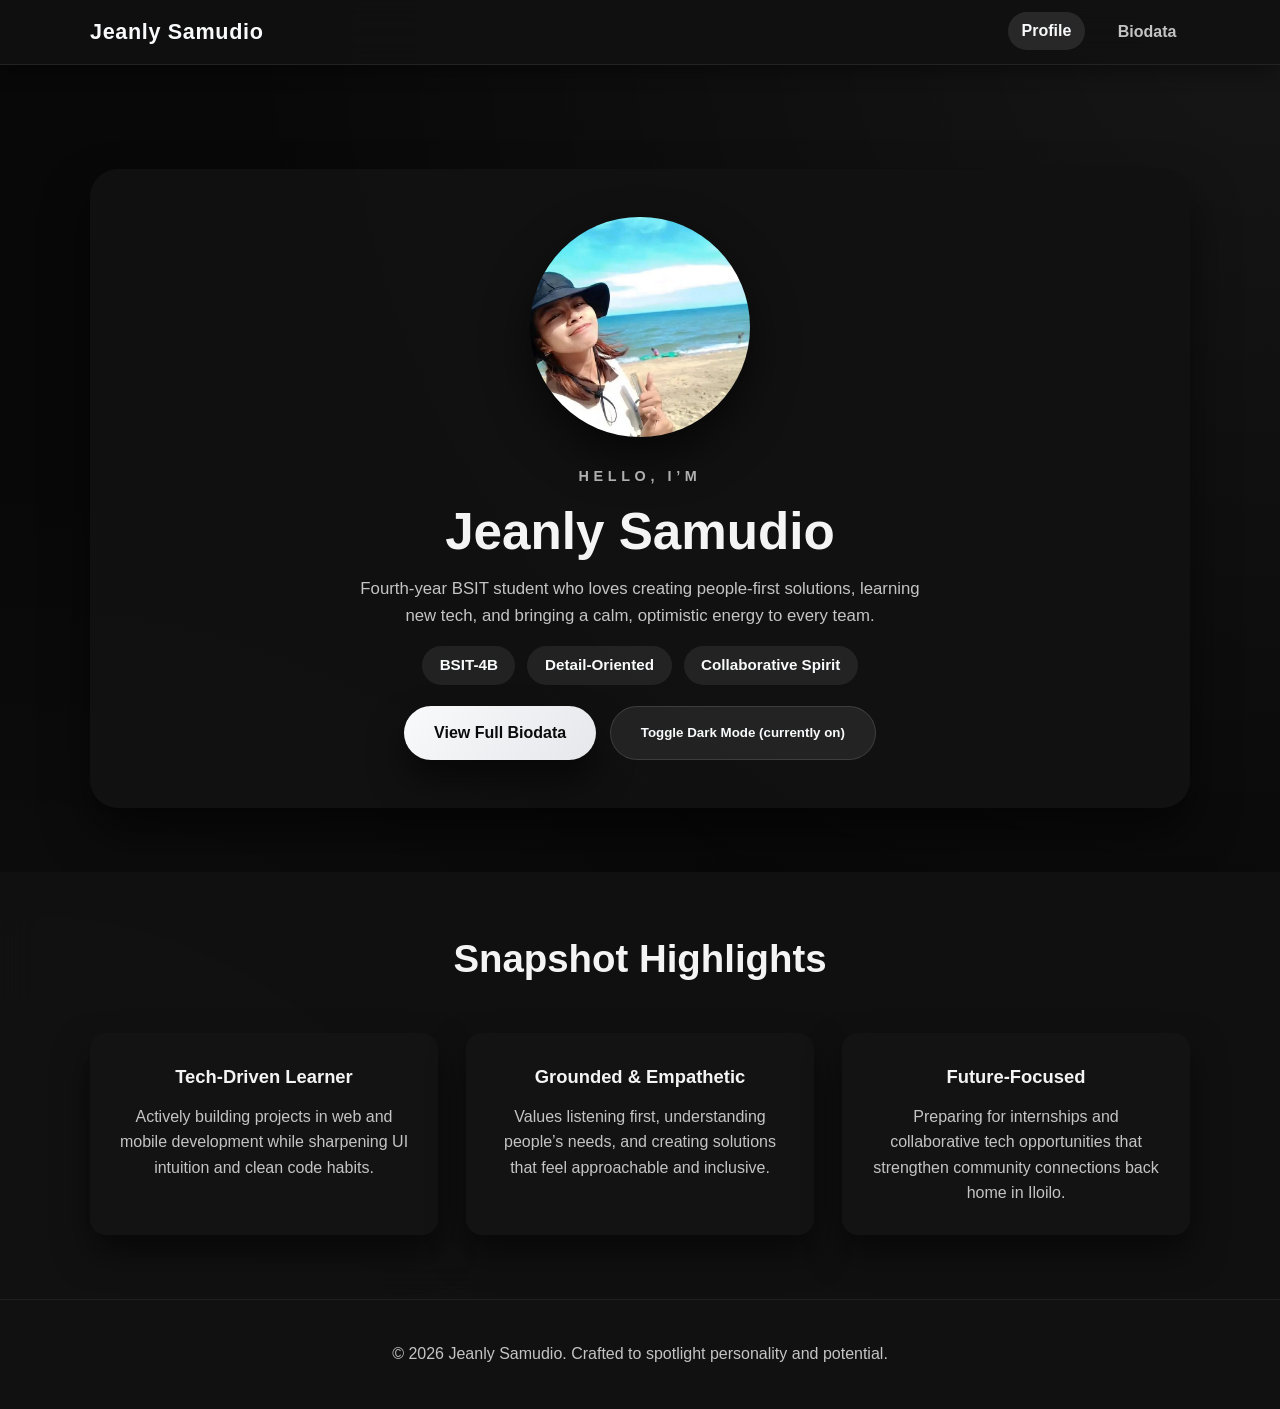
<file: index.html>
<!DOCTYPE html>
<html lang="en">
<head>
  <meta name="google-site-verification" content="QOzg_SL0FiOaFR-SagsLJtSSq1sXL30bAsB3UKo6ovc" />
  <meta charset="UTF-8">
  <meta name="viewport" content="width=device-width, initial-scale=1.0">
  <title>Jeanly Samudio | Profile Snapshot</title>
  <link rel="stylesheet" href="styles.css">
</head>
<body>
  <header class="site-header">
    <div class="container">
      <a class="brand" href="index.html">Jeanly Samudio</a>
      <nav class="site-nav">
        <a href="index.html" class="active">Profile</a>
        <a href="biodata.html">Biodata</a>
      </nav>
    </div>
  </header>

  <main>
    <section class="profile-hero">
      <div class="container">
        <div class="profile-card reveal">
          <div class="profile-image">
            <img src="assets/jeanly-samudio.jpg" alt="Jeanly Samudio smiling at the beach">
          </div>
          <div class="profile-content">
            <span class="greeting">Hello, I’m</span>
            <h1 class="profile-name">Jeanly Samudio</h1>
            <p class="tagline">Fourth-year BSIT student who loves creating people-first solutions, learning new tech, and bringing a calm, optimistic energy to every team.</p>
            <div class="badge-row">
              <span class="badge">BSIT-4B</span>
              <span class="badge">Detail-Oriented</span>
              <span class="badge">Collaborative Spirit</span>
            </div>
            <div class="cta-row">
              <a class="cta" href="biodata.html">View Full Biodata</a>
              <button class="ghost-btn" id="toggleTheme" type="button">Toggle Dark Mode</button>
            </div>
          </div>
        </div>
      </div>
    </section>

    <section class="highlight highlight-profile">
      <div class="container">
        <h2 class="reveal">Snapshot Highlights</h2>
        <div class="feature-grid">
          <article class="reveal" data-delay="50">
            <h3>Tech-Driven Learner</h3>
            <p>Actively building projects in web and mobile development while sharpening UI intuition and clean code habits.</p>
          </article>
          <article class="reveal" data-delay="100">
            <h3>Grounded &amp; Empathetic</h3>
            <p>Values listening first, understanding people’s needs, and creating solutions that feel approachable and inclusive.</p>
          </article>
          <article class="reveal" data-delay="150">
            <h3>Future-Focused</h3>
            <p>Preparing for internships and collaborative tech opportunities that strengthen community connections back home in Iloilo.</p>
          </article>
        </div>
      </div>
    </section>
  </main>

  <footer class="site-footer">
    <div class="container">
      <p>&copy; <span id="year"></span> Jeanly Samudio. Crafted to spotlight personality and potential.</p>
    </div>
  </footer>

  <script>
    document.getElementById("year").textContent = new Date().getFullYear();

    const THEME_STORAGE_KEY = "jeanly-theme-preference";
    const toggleThemeButton = document.getElementById("toggleTheme");
    const setTheme = mode => {
      const isLight = mode === "light";
      document.body.classList.toggle("light-theme", isLight);
      document.body.classList.remove("theme-glow");
      if (toggleThemeButton) {
        const label = isLight
          ? "Toggle Dark Mode (currently off)"
          : "Toggle Dark Mode (currently on)";
        toggleThemeButton.textContent = label;
        toggleThemeButton.setAttribute("aria-pressed", (!isLight).toString());
      }
      try {
        localStorage.setItem(THEME_STORAGE_KEY, isLight ? "light" : "dark");
      } catch (_) {
        /* graceful fallback when storage is unavailable */
      }
    };

    try {
      const storedTheme = localStorage.getItem(THEME_STORAGE_KEY);
      setTheme(storedTheme === "light" ? "light" : "dark");
    } catch (_) {
      setTheme("dark");
    }

    if (toggleThemeButton) {
      toggleThemeButton.addEventListener("click", () => {
        const nextTheme = document.body.classList.contains("light-theme") ? "dark" : "light";
        setTheme(nextTheme);
      });
    }

    const reveals = document.querySelectorAll(".reveal");
    const observer = new IntersectionObserver(
      entries => {
        entries.forEach(entry => {
          if (entry.isIntersecting) {
            entry.target.classList.add("show");
            observer.unobserve(entry.target);
          }
        });
      },
      { threshold: 0.15 }
    );

    reveals.forEach(el => {
      const delay = el.dataset.delay;
      if (delay) {
        el.style.setProperty("--delay", `${delay}ms`);
      }
      observer.observe(el);
    });

    const profileCard = document.querySelector(".profile-card");

    if (profileCard) {
      profileCard.addEventListener("mousemove", e => {
        const rect = profileCard.getBoundingClientRect();
        const x = ((e.clientX - rect.left) / rect.width - 0.5) * 20;
        const y = ((e.clientY - rect.top) / rect.height - 0.5) * 20;
        profileCard.style.setProperty("--tilt-x", `${-y}deg`);
        profileCard.style.setProperty("--tilt-y", `${x}deg`);
      });

      profileCard.addEventListener("mouseleave", () => {
        profileCard.style.setProperty("--tilt-x", "0deg");
        profileCard.style.setProperty("--tilt-y", "0deg");
      });
    }

    // theme toggle handled above
  </script>
</body>
</html>
</file>
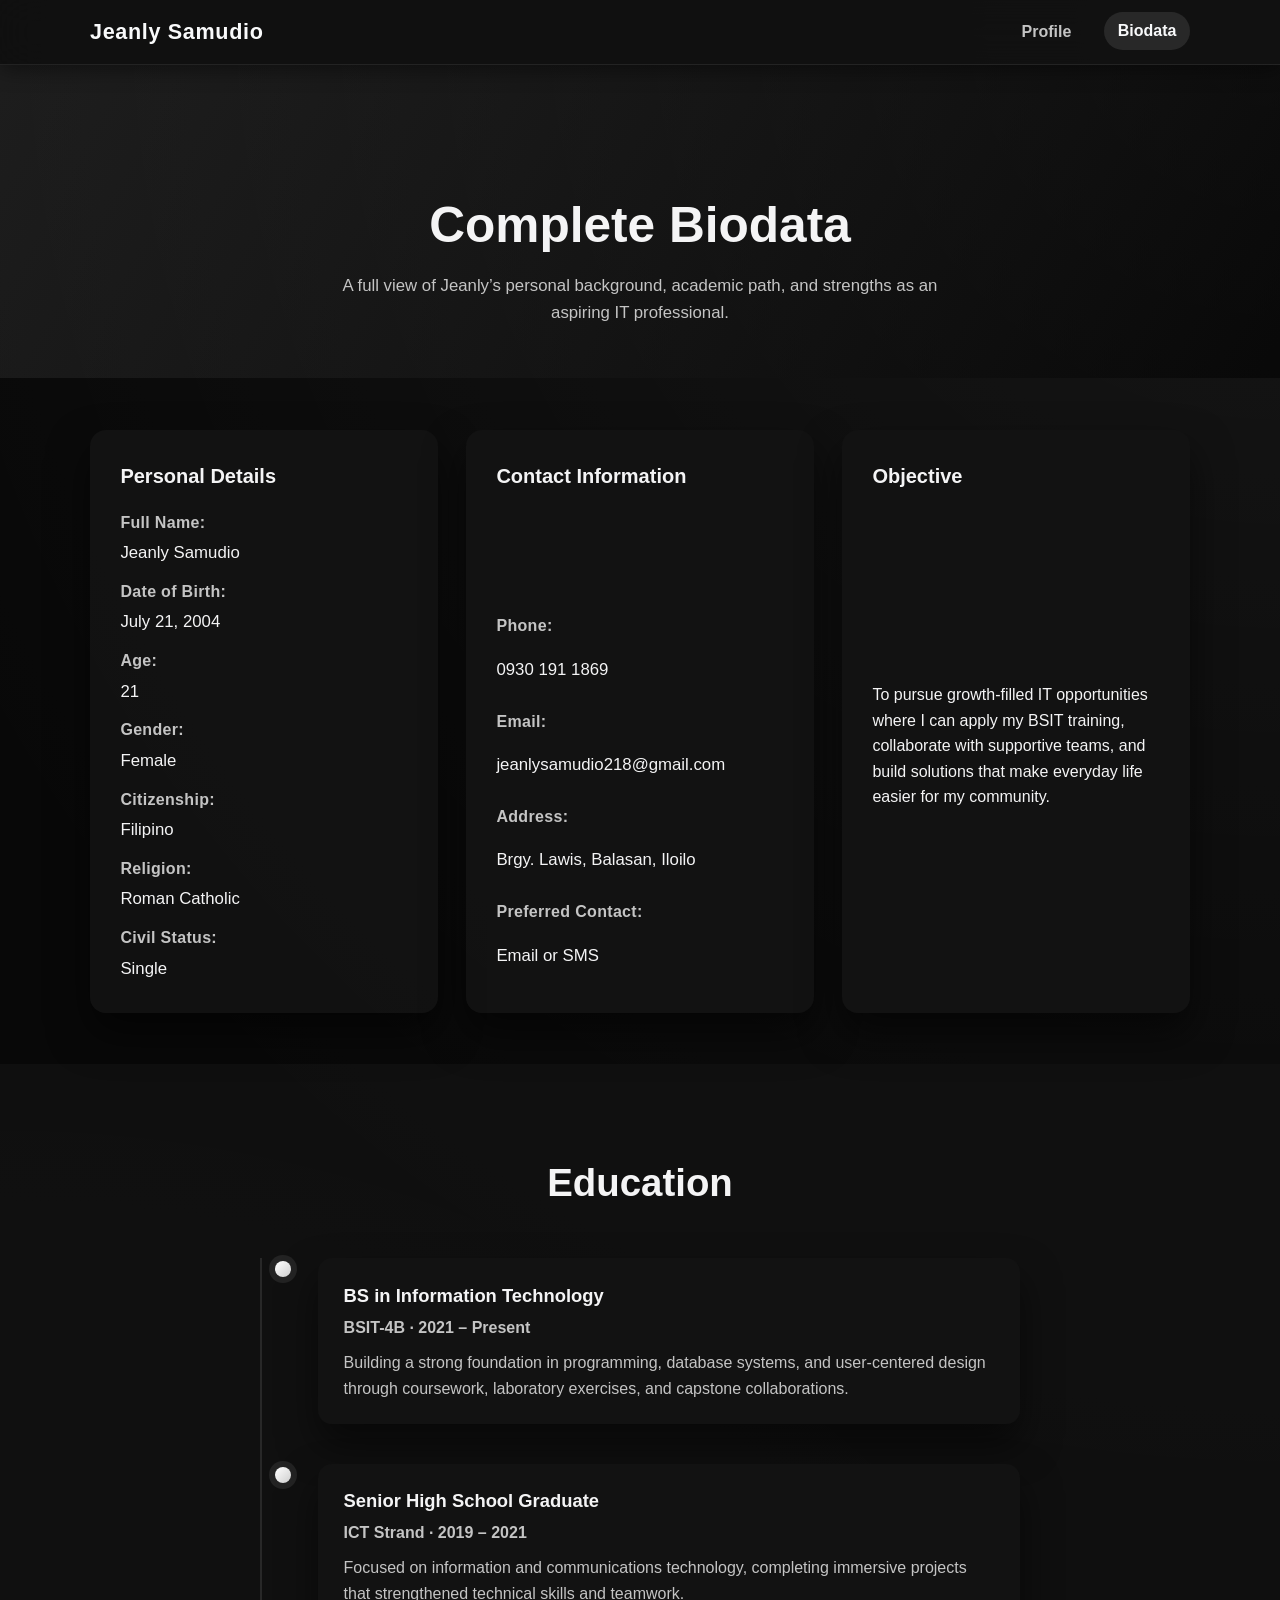
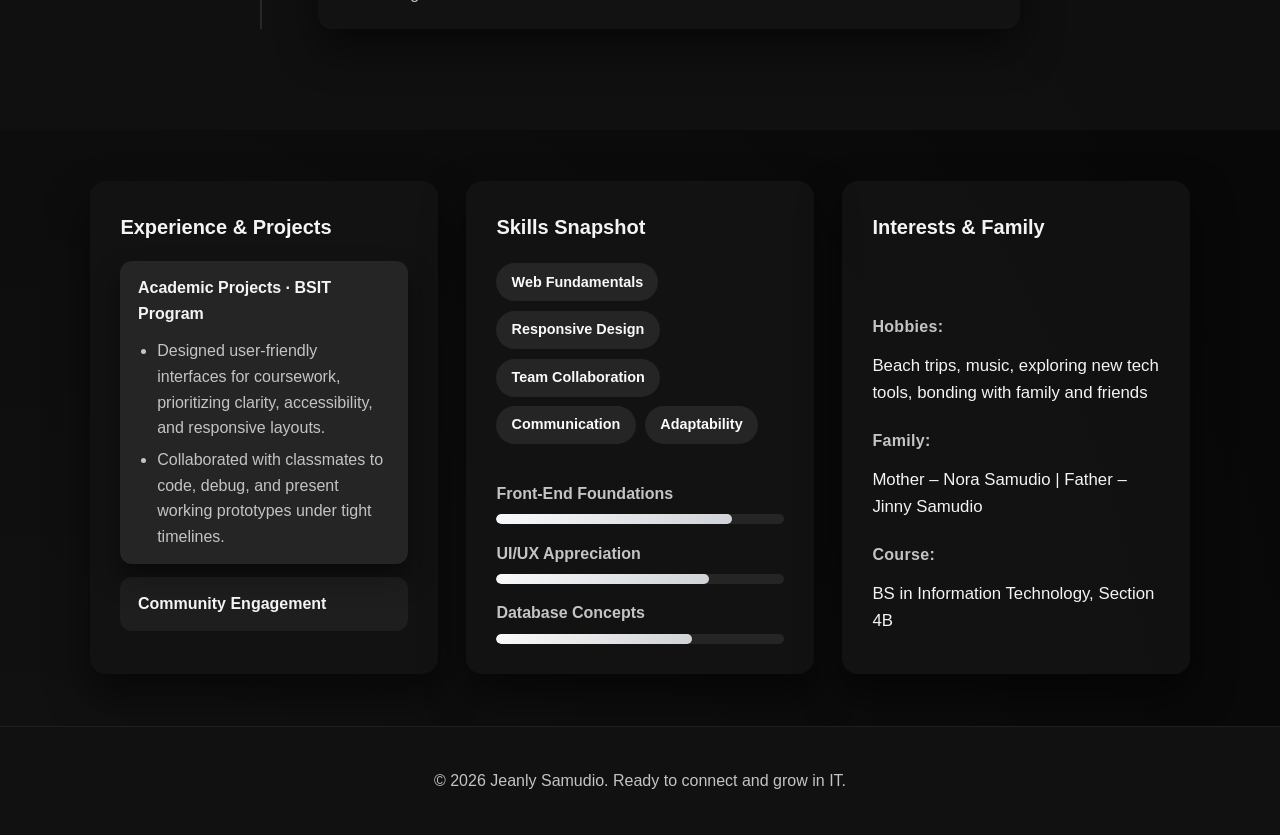
<file: biodata.html>
<!DOCTYPE html>
<html lang="en">
<head>
  <meta charset="UTF-8">
  <meta name="viewport" content="width=device-width, initial-scale=1.0">
  <title>Jeanly Samudio | Full Biodata</title>
  <link rel="stylesheet" href="styles.css">
</head>
<body>
  <header class="site-header">
    <div class="container">
      <a class="brand" href="index.html">Jeanly Samudio</a>
      <nav class="site-nav">
        <a href="index.html">Profile</a>
        <a href="biodata.html" class="active">Biodata</a>
      </nav>
    </div>
  </header>

  <main>
    <section class="page-hero biodata-hero">
      <div class="container">
        <h1 class="reveal">Complete Biodata</h1>
        <p class="reveal" data-delay="100">A full view of Jeanly’s personal background, academic path, and strengths as an aspiring IT professional.</p>
      </div>
    </section>

    <section class="info-sections">
      <div class="container">
        <div class="info-grid">
          <article class="info-card reveal">
            <h2>Personal Details</h2>
            <ul class="info-list">
              <li><span class="label">Full Name:</span> <span class="value">Jeanly Samudio</span></li>
              <li><span class="label">Date of Birth:</span> <span class="value">July 21, 2004</span></li>
              <li><span class="label">Age:</span> <span class="value">21</span></li>
              <li><span class="label">Gender:</span> <span class="value">Female</span></li>
              <li><span class="label">Citizenship:</span> <span class="value">Filipino</span></li>
              <li><span class="label">Religion:</span> <span class="value">Roman Catholic</span></li>
              <li><span class="label">Civil Status:</span> <span class="value">Single</span></li>
            </ul>
          </article>

          <article class="info-card reveal" data-delay="75">
            <h2>Contact Information</h2>
            <ul class="info-list">
              <li><span class="label">Phone:</span> <span class="value">0930 191 1869</span></li>
              <li><span class="label">Email:</span> <span class="value">jeanlysamudio218@gmail.com</span></li>
              <li><span class="label">Address:</span> <span class="value">Brgy. Lawis, Balasan, Iloilo</span></li>
              <li><span class="label">Preferred Contact:</span> <span class="value">Email or SMS</span></li>
            </ul>
          </article>

          <article class="info-card reveal" data-delay="125">
            <h2>Objective</h2>
            <p>To pursue growth-filled IT opportunities where I can apply my BSIT training, collaborate with supportive teams, and build solutions that make everyday life easier for my community.</p>
          </article>
        </div>
      </div>
    </section>

    <section class="timeline-section">
      <div class="container">
        <h2 class="section-title reveal">Education</h2>
        <div class="timeline">
          <div class="timeline-item reveal">
            <span class="timeline-dot"></span>
            <div class="timeline-content">
              <h3 class="timeline-heading">BS in Information Technology</h3>
              <p class="timeline-subheading">BSIT-4B · 2021 – Present</p>
              <p class="timeline-body">Building a strong foundation in programming, database systems, and user-centered design through coursework, laboratory exercises, and capstone collaborations.</p>
            </div>
          </div>
          <div class="timeline-item reveal" data-delay="100">
            <span class="timeline-dot"></span>
            <div class="timeline-content">
              <h3 class="timeline-heading">Senior High School Graduate</h3>
              <p class="timeline-subheading">ICT Strand · 2019 – 2021</p>
              <p class="timeline-body">Focused on information and communications technology, completing immersive projects that strengthened technical skills and teamwork.</p>
            </div>
          </div>
        </div>
      </div>
    </section>

    <section class="info-sections">
      <div class="container">
        <div class="info-grid compact">
          <article class="info-card reveal">
            <h2>Experience &amp; Projects</h2>
            <div class="accordion">
              <details open>
                <summary>Academic Projects · BSIT Program</summary>
                <ul class="bullet-list">
                  <li>Designed user-friendly interfaces for coursework, prioritizing clarity, accessibility, and responsive layouts.</li>
                  <li>Collaborated with classmates to code, debug, and present working prototypes under tight timelines.</li>
                </ul>
              </details>
              <details>
                <summary>Community Engagement</summary>
                <ul class="bullet-list">
                  <li>Supports school and barangay initiatives, offering tech-savvy assistance and positive teamwork.</li>
                </ul>
              </details>
            </div>
          </article>

          <article class="info-card reveal" data-delay="75">
            <h2>Skills Snapshot</h2>
            <div class="skill-pills">
              <span class="pill">Web Fundamentals</span>
              <span class="pill">Responsive Design</span>
              <span class="pill">Team Collaboration</span>
              <span class="pill">Communication</span>
              <span class="pill">Adaptability</span>
            </div>
            <div class="progress-list">
              <div class="progress-item" data-progress="82">
                <span class="progress-label">Front-End Foundations</span>
                <div class="progress-bar">
                  <span class="progress-fill"></span>
                </div>
              </div>
              <div class="progress-item" data-progress="74">
                <span class="progress-label">UI/UX Appreciation</span>
                <div class="progress-bar">
                  <span class="progress-fill"></span>
                </div>
              </div>
              <div class="progress-item" data-progress="68">
                <span class="progress-label">Database Concepts</span>
                <div class="progress-bar">
                  <span class="progress-fill"></span>
                </div>
              </div>
            </div>
          </article>

          <article class="info-card reveal" data-delay="125">
            <h2>Interests &amp; Family</h2>
            <ul class="info-list">
              <li><span class="label">Hobbies:</span> <span class="value">Beach trips, music, exploring new tech tools, bonding with family and friends</span></li>
              <li><span class="label">Family:</span> <span class="value">Mother – Nora Samudio | Father – Jinny Samudio</span></li>
              <li><span class="label">Course:</span> <span class="value">BS in Information Technology, Section 4B</span></li>
            </ul>
          </article>
        </div>
      </div>
    </section>
  </main>

  <footer class="site-footer">
    <div class="container">
      <p>&copy; <span id="year"></span> Jeanly Samudio. Ready to connect and grow in IT.</p>
    </div>
  </footer>

  <script>
    document.getElementById("year").textContent = new Date().getFullYear();

    const THEME_STORAGE_KEY = "jeanly-theme-preference";
    try {
      const storedTheme = localStorage.getItem(THEME_STORAGE_KEY);
      document.body.classList.toggle("light-theme", storedTheme === "light");
    } catch (_) {
      document.body.classList.remove("light-theme");
    }
    document.body.classList.remove("theme-glow");

    const reveals = document.querySelectorAll(".reveal");
    const observer = new IntersectionObserver(
      entries => {
        entries.forEach(entry => {
          if (entry.isIntersecting) {
            entry.target.classList.add("show");
            observer.unobserve(entry.target);
          }
        });
      },
      { threshold: 0.15 }
    );

    reveals.forEach(el => {
      const delay = el.dataset.delay;
      if (delay) {
        el.style.setProperty("--delay", `${delay}ms`);
      }
      observer.observe(el);
    });

    document.querySelectorAll(".progress-item").forEach(item => {
      const fill = item.querySelector(".progress-fill");
      const target = Number(item.getAttribute("data-progress"));
      requestAnimationFrame(() => {
        fill.style.setProperty("--progress-target", `${target}%`);
        fill.classList.add("animate");
      });
    });
  </script>
</body>
</html>
</file>
<file: styles.css>
:root {
  --primary: #f9fafb;
  --primary-dark: #e5e7eb;
  --accent: #b0b0b0;
  --text: #f4f4f5;
  --muted: #c4c4c4;
  --bg: #080808;
  --panel: #111111;
  --border-radius: 16px;
  --shadow: 0 25px 45px rgba(0, 0, 0, 0.55);
  --blur: 18px;
}

* {
  box-sizing: border-box;
}

body {
  margin: 0;
  font-family: "Segoe UI", Tahoma, Geneva, Verdana, sans-serif;
  color: var(--text);
  background: radial-gradient(circle at top right, rgba(255, 255, 255, 0.06), transparent 55%),
    radial-gradient(circle at bottom left, rgba(255, 255, 255, 0.04), transparent 50%),
    var(--bg);
  min-height: 100vh;
  line-height: 1.6;
  transition: background 0.5s ease, color 0.5s ease;
}

body.light-theme {
  --primary: #1f2933;
  --primary-dark: #111827;
  --accent: #6b7280;
  --text: #1f2933;
  --muted: #52606d;
  --bg: #f3f4f6;
  color: var(--text);
  background: radial-gradient(circle at top right, rgba(17, 24, 39, 0.12), transparent 55%),
    radial-gradient(circle at bottom left, rgba(148, 163, 184, 0.25), transparent 45%),
    var(--bg);
}

body.theme-glow {
  background: radial-gradient(circle at top right, rgba(255, 255, 255, 0.12), transparent 55%),
    radial-gradient(circle at bottom left, rgba(255, 255, 255, 0.08), transparent 45%),
    #0f0f0f;
}

a {
  color: inherit;
  text-decoration: none;
}

.container {
  width: min(1100px, 90vw);
  margin: 0 auto;
}

.site-header {
  background-color: rgba(17, 17, 17, 0.9);
  backdrop-filter: blur(20px);
  border-bottom: 1px solid rgba(255, 255, 255, 0.08);
  position: sticky;
  top: 0;
  z-index: 10;
  box-shadow: 0 4px 20px rgba(0, 0, 0, 0.45);
}

.site-header .container {
  display: flex;
  align-items: center;
  justify-content: space-between;
  padding: 0.8rem 0;
}

.brand {
  font-size: 1.35rem;
  font-weight: 700;
  color: var(--primary);
  letter-spacing: 0.03em;
}

.site-nav {
  display: flex;
  gap: 1.2rem;
}

.site-nav a {
  font-weight: 600;
  color: var(--muted);
  padding: 0.4rem 0.85rem;
  border-radius: 999px;
  transition: color 0.2s ease, background-color 0.2s ease, transform 0.2s ease;
}

.site-nav a:hover,
.site-nav a.active {
  color: var(--primary);
  background-color: rgba(255, 255, 255, 0.1);
  transform: translateY(-1px);
}

.profile-hero {
  padding: clamp(4rem, 12vw, 6.5rem) 0 4rem;
}

.profile-card {
  position: relative;
  display: grid;
  justify-items: center;
  gap: 1.75rem;
  padding: clamp(2rem, 5vw, 3rem);
  background-color: rgba(17, 17, 17, 0.95);
  border-radius: min(28px, 6vw);
  box-shadow: var(--shadow);
  transform-style: preserve-3d;
  transform: rotateX(var(--tilt-x, 0deg)) rotateY(var(--tilt-y, 0deg));
  transition: box-shadow 0.35s ease, transform 0.15s ease;
  overflow: hidden;
}

body.theme-glow .profile-card {
  box-shadow: 0 35px 65px rgba(0, 0, 0, 0.65);
}

.profile-card::before {
  content: "";
  position: absolute;
  inset: 0;
  background: linear-gradient(135deg, rgba(255, 255, 255, 0.12), rgba(255, 255, 255, 0.04));
  opacity: 0;
  transition: opacity 0.3s ease;
  pointer-events: none;
}

.profile-card:hover::before {
  opacity: 1;
}

.profile-image {
  width: clamp(160px, 28vw, 220px);
  aspect-ratio: 1;
  border-radius: 50%;
  overflow: hidden;
  box-shadow: 0 20px 45px rgba(0, 0, 0, 0.6);
  transform: translateZ(12px);
}

.profile-image img {
  width: 100%;
  height: 100%;
  object-fit: cover;
  display: block;
}

.profile-content {
  text-align: center;
  max-width: 560px;
  transform: translateZ(18px);
  display: grid;
  gap: 1rem;
}

.greeting {
  font-size: 0.9rem;
  letter-spacing: 0.32em;
  text-transform: uppercase;
  color: var(--accent);
  font-weight: 700;
}

.profile-name {
  font-size: clamp(2.4rem, 6vw, 3.2rem);
  margin: 0;
  line-height: 1.1;
}

.tagline {
  margin: 0;
  color: var(--muted);
  font-size: 1.05rem;
}

.badge-row {
  display: flex;
  flex-wrap: wrap;
  justify-content: center;
  gap: 0.75rem;
}

.badge {
  padding: 0.45rem 1.1rem;
  border-radius: 999px;
  background: rgba(255, 255, 255, 0.08);
  color: var(--primary);
  font-weight: 600;
  font-size: 0.95rem;
  transition: transform 0.2s ease, box-shadow 0.2s ease;
}

.badge:hover {
  transform: translateY(-3px);
  box-shadow: 0 12px 25px rgba(0, 0, 0, 0.5);
}

.cta-row {
  display: flex;
  flex-wrap: wrap;
  justify-content: center;
  gap: 0.9rem;
  margin-top: 0.3rem;
}

.cta,
.ghost-btn {
  display: inline-flex;
  align-items: center;
  justify-content: center;
  padding: 0.9rem 1.85rem;
  border-radius: 999px;
  font-weight: 600;
  border: none;
  cursor: pointer;
  transition: transform 0.2s ease, box-shadow 0.25s ease, background-color 0.2s ease, color 0.2s ease;
}

.cta {
  background: linear-gradient(135deg, var(--primary), var(--primary-dark));
  color: #0b0b0b;
  box-shadow: 0 20px 35px rgba(0, 0, 0, 0.55);
  animation: pulseGlow 3.5s ease-in-out infinite;
}

.cta:hover {
  transform: translateY(-2px);
  box-shadow: 0 24px 42px rgba(0, 0, 0, 0.6);
}

.ghost-btn {
  background-color: rgba(255, 255, 255, 0.08);
  color: var(--primary);
  border: 1px solid rgba(255, 255, 255, 0.12);
}

.ghost-btn:hover {
  background-color: rgba(255, 255, 255, 0.14);
  transform: translateY(-2px);
}

.highlight {
  padding: 3.5rem 0 4rem;
  background-color: rgba(18, 18, 18, 0.92);
  text-align: center;
}

.highlight-profile {
  backdrop-filter: blur(var(--blur));
}

.highlight h2 {
  font-size: clamp(1.9rem, 4vw, 2.4rem);
  margin: 0;
}

.feature-grid {
  display: grid;
  gap: 1.75rem;
  margin-top: 2.75rem;
  grid-template-columns: repeat(auto-fit, minmax(230px, 1fr));
}

.feature-grid article {
  background: rgba(20, 20, 20, 0.95);
  border-radius: var(--border-radius);
  padding: 1.8rem;
  box-shadow: 0 18px 35px rgba(0, 0, 0, 0.5);
  transition: transform 0.25s ease, box-shadow 0.25s ease;
}

.feature-grid article:hover {
  transform: translateY(-6px);
  box-shadow: 0 24px 52px rgba(0, 0, 0, 0.55);
}

.feature-grid h3 {
  margin-top: 0;
  margin-bottom: 0.75rem;
  font-size: 1.15rem;
}

.feature-grid p {
  margin: 0;
  color: var(--muted);
}

.page-hero {
  padding: clamp(3.5rem, 10vw, 5rem) 0 3.2rem;
  text-align: center;
  color: var(--text);
}

.biodata-hero {
  background: linear-gradient(120deg, rgba(255, 255, 255, 0.08), rgba(0, 0, 0, 0.55));
}

.page-hero h1 {
  font-size: clamp(2.2rem, 5vw, 3.1rem);
  margin-bottom: 0.5rem;
}

.page-hero p {
  max-width: 640px;
  margin: 0.5rem auto 0;
  color: var(--muted);
  font-size: 1.05rem;
}

.info-sections {
  padding: 3.2rem 0;
}

.info-grid {
  display: grid;
  gap: 1.75rem;
  grid-template-columns: repeat(auto-fit, minmax(280px, 1fr));
}

.info-grid.compact {
  grid-template-columns: repeat(auto-fit, minmax(290px, 1fr));
}

.info-card {
  background-color: rgba(18, 18, 18, 0.95);
  padding: 1.9rem;
  border-radius: var(--border-radius);
  box-shadow: 0 20px 40px rgba(0, 0, 0, 0.55);
  display: grid;
  gap: 1.1rem;
}

.info-card h2 {
  margin: 0;
  font-size: 1.25rem;
}

.info-list {
  list-style: none;
  padding: 0;
  margin: 0;
  display: grid;
  gap: 0.75rem;
}

.info-list li {
  display: grid;
  gap: 0.3rem;
  text-align: left;
}

.label {
  font-weight: 600;
  color: var(--muted);
  letter-spacing: 0.02em;
}

.value {
  font-size: 1.05rem;
  color: var(--text);
}

.timeline-section {
  padding: 3.5rem 0 3.8rem;
  background-color: rgba(16, 16, 16, 0.94);
}

.section-title {
  text-align: center;
  font-size: clamp(1.9rem, 4vw, 2.4rem);
  margin-bottom: 2.8rem;
}

.timeline {
  position: relative;
  margin: 0 auto;
  padding-left: 1.5rem;
  border-left: 2px solid rgba(255, 255, 255, 0.1);
  max-width: 760px;
}

.timeline-item {
  position: relative;
  padding-left: 2rem;
  margin-bottom: 2.5rem;
}

.timeline-dot {
  position: absolute;
  left: -11px;
  top: 0.2rem;
  width: 16px;
  height: 16px;
  border-radius: 50%;
  background: linear-gradient(135deg, #ffffff, #cfcfcf);
  box-shadow: 0 0 0 6px rgba(255, 255, 255, 0.08);
}

.timeline-content {
  background-color: rgba(18, 18, 18, 0.96);
  border-radius: 14px;
  padding: 1.4rem 1.6rem;
  box-shadow: 0 20px 38px rgba(0, 0, 0, 0.52);
}

.timeline-heading {
  margin: 0;
  font-size: 1.15rem;
}

.timeline-subheading {
  margin: 0.3rem 0 0.6rem;
  color: var(--muted);
  font-weight: 600;
}

.timeline-body {
  margin: 0;
  color: var(--muted);
}

.accordion details {
  background-color: rgba(255, 255, 255, 0.05);
  border-radius: 12px;
  padding: 0.9rem 1.1rem;
  margin-bottom: 0.8rem;
  transition: background-color 0.2s ease, box-shadow 0.2s ease;
}

.accordion details[open] {
  background-color: rgba(255, 255, 255, 0.08);
  box-shadow: 0 15px 28px rgba(0, 0, 0, 0.48);
}

.accordion summary {
  font-weight: 600;
  cursor: pointer;
  list-style: none;
  color: var(--text);
}

.accordion summary::-webkit-details-marker {
  display: none;
}

.bullet-list {
  margin: 0.75rem 0 0;
  padding-left: 1.2rem;
  display: grid;
  gap: 0.4rem;
  color: var(--muted);
}

.skill-pills {
  display: flex;
  flex-wrap: wrap;
  gap: 0.6rem;
}

.pill {
  padding: 0.45rem 0.95rem;
  border-radius: 999px;
  background: rgba(255, 255, 255, 0.08);
  color: var(--primary);
  font-weight: 600;
  font-size: 0.9rem;
}

.progress-list {
  margin-top: 1.2rem;
  display: grid;
  gap: 1rem;
}

.progress-item {
  display: grid;
  gap: 0.45rem;
}

.progress-label {
  font-weight: 600;
  color: var(--muted);
}

.progress-bar {
  height: 10px;
  background-color: rgba(255, 255, 255, 0.08);
  border-radius: 999px;
  overflow: hidden;
  position: relative;
}

.progress-fill {
  position: absolute;
  inset: 0;
  background: linear-gradient(135deg, #f9fafb, #cfd2d6);
  width: 0%;
  border-radius: 999px;
  transition: width 1.4s cubic-bezier(0.22, 1, 0.36, 1);
}

.progress-fill.animate {
  width: var(--progress-target, 75%);
}

.reveal {
  opacity: 0;
  transform: translateY(35px) scale(0.98);
  transition: opacity 0.6s ease, transform 0.7s ease;
  transition-delay: var(--delay, 0ms);
}

.reveal.show {
  opacity: 1;
  transform: none;
}

.placeholder {
  color: rgba(31, 37, 51, 0.7);
}

.site-footer {
  background-color: rgba(18, 18, 18, 0.95);
  padding: 1.6rem 0;
  border-top: 1px solid rgba(255, 255, 255, 0.06);
  text-align: center;
  color: var(--muted);
  backdrop-filter: blur(14px);
}

body.light-theme .site-header {
  background-color: rgba(255, 255, 255, 0.9);
  border-bottom: 1px solid rgba(75, 85, 99, 0.1);
  box-shadow: 0 4px 20px rgba(17, 24, 39, 0.12);
}

body.light-theme .site-nav a:hover,
body.light-theme .site-nav a.active {
  background-color: rgba(156, 163, 175, 0.16);
}

body.light-theme .profile-card {
  background-color: rgba(255, 255, 255, 0.9);
  box-shadow: 0 25px 45px rgba(17, 24, 39, 0.14);
}

body.light-theme .profile-card::before {
  background: linear-gradient(135deg, rgba(17, 24, 39, 0.2), rgba(209, 213, 219, 0.35));
}

body.light-theme .profile-image {
  box-shadow: 0 20px 45px rgba(17, 24, 39, 0.35);
}

body.light-theme .badge {
  background: rgba(156, 163, 175, 0.18);
}

body.light-theme .badge:hover {
  box-shadow: 0 12px 25px rgba(17, 24, 39, 0.18);
}

body.light-theme .cta {
  background: linear-gradient(135deg, #1f2933, #111827);
  color: #ffffff;
  box-shadow: 0 20px 35px rgba(17, 24, 39, 0.35);
}

body.light-theme .cta:hover {
  box-shadow: 0 24px 42px rgba(17, 24, 39, 0.4);
}

body.light-theme .ghost-btn {
  background-color: rgba(156, 163, 175, 0.18);
  color: #111827;
  border: 1px solid rgba(75, 85, 99, 0.35);
}

body.light-theme .ghost-btn:hover {
  background-color: rgba(156, 163, 175, 0.28);
}

body.light-theme .highlight {
  background-color: rgba(255, 255, 255, 0.92);
}

body.light-theme .feature-grid article {
  background: rgba(255, 255, 255, 0.9);
  box-shadow: 0 18px 35px rgba(17, 24, 39, 0.14);
}

body.light-theme .feature-grid article:hover {
  box-shadow: 0 24px 52px rgba(17, 24, 39, 0.22);
}

body.light-theme .info-card {
  background-color: rgba(255, 255, 255, 0.94);
  box-shadow: 0 20px 40px rgba(17, 24, 39, 0.16);
}

body.light-theme .timeline-section {
  background-color: rgba(255, 255, 255, 0.92);
}

body.light-theme .timeline {
  border-left: 2px solid rgba(107, 114, 128, 0.25);
}

body.light-theme .timeline-dot {
  background: linear-gradient(135deg, #111827, #6b7280);
  box-shadow: 0 0 0 6px rgba(156, 163, 175, 0.25);
}

body.light-theme .timeline-content {
  background-color: rgba(255, 255, 255, 0.96);
  box-shadow: 0 20px 38px rgba(17, 24, 39, 0.16);
}

body.light-theme .accordion details {
  background-color: rgba(156, 163, 175, 0.12);
}

body.light-theme .accordion details[open] {
  background-color: rgba(156, 163, 175, 0.2);
  box-shadow: 0 15px 28px rgba(17, 24, 39, 0.18);
}

body.light-theme .pill {
  background: rgba(156, 163, 175, 0.2);
  color: #111827;
}

body.light-theme .progress-bar {
  background-color: rgba(156, 163, 175, 0.18);
}

body.light-theme .progress-fill {
  background: linear-gradient(135deg, #4b5563, #111827);
}

body.light-theme .site-footer {
  background-color: rgba(255, 255, 255, 0.92);
  border-top: 1px solid rgba(75, 85, 99, 0.12);
}

@keyframes pulseGlow {
  0%,
  100% {
    box-shadow: 0 18px 32px rgba(0, 0, 0, 0.55);
  }
  50% {
    box-shadow: 0 24px 40px rgba(0, 0, 0, 0.65);
  }
}

@media (max-width: 780px) {
  .profile-card {
    padding: 2.2rem;
  }
}

@media (max-width: 640px) {
  .site-header .container {
    flex-direction: column;
    gap: 0.75rem;
    padding: 1rem 0;
  }

  .site-nav {
    gap: 0.85rem;
  }

  .profile-card {
    padding: 1.9rem;
  }

  .badge-row {
    gap: 0.5rem;
  }

  .feature-grid {
    margin-top: 2.3rem;
  }

  .info-grid {
    grid-template-columns: 1fr;
  }

  .timeline {
    padding-left: 1rem;
  }

  .timeline-item {
    padding-left: 1.65rem;
  }
}
</file>
